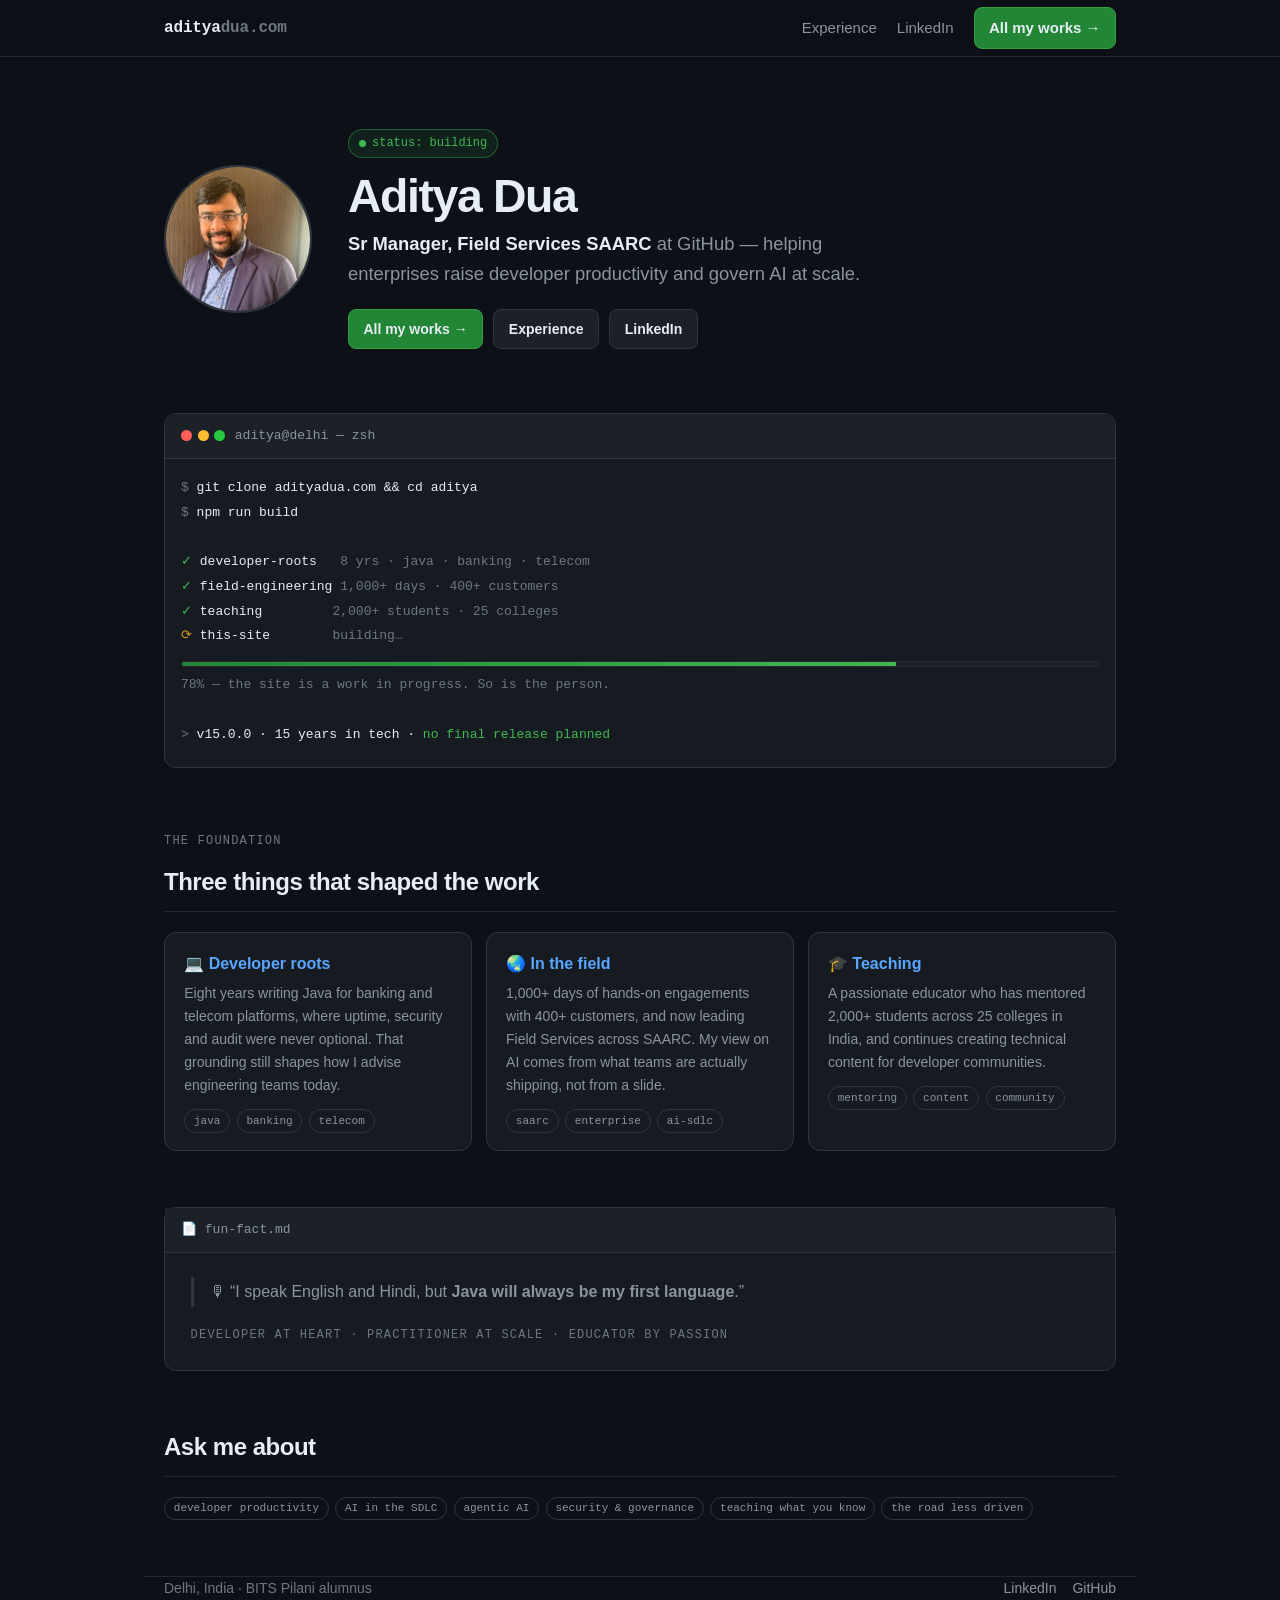
<file: index.html>
<!DOCTYPE html>
<html lang="en">
<head>
<meta charset="utf-8">
<meta name="viewport" content="width=device-width, initial-scale=1">
<title>Aditya Dua — Developer at heart, practitioner at scale</title>
<meta name="description" content="Aditya Dua — Sr Manager, Field Services SAARC at GitHub. 15 years in tech, 8 of them writing Java. Helping enterprises raise developer productivity and govern AI at scale.">
<link rel="canonical" href="https://adityadua.com/">
<meta property="og:title" content="Aditya Dua — Developer at heart, practitioner at scale">
<meta property="og:description" content="Sr Manager, Field Services SAARC at GitHub. Helping enterprises raise developer productivity and govern AI at scale.">
<meta property="og:image" content="https://adityadua.com/assets/aditya.jpg">
<meta property="og:url" content="https://adityadua.com/">
<meta property="og:type" content="profile">
<meta name="twitter:card" content="summary">
<link rel="icon" href="assets/aditya.jpg">
<link rel="stylesheet" href="styles.css">
</head>
<body>

<nav class="nav">
  <div class="wrap nav-inner">
    <a class="brand" href="/">aditya<span>dua.com</span></a>
    <div class="nav-links">
      <a href="/experience.html">Experience</a>
      <a class="hide-sm" href="https://www.linkedin.com/in/adityadua/" rel="me noopener" target="_blank">LinkedIn</a>
      <a class="btn btn-primary" href="/works.html">All my works →</a>
    </div>
  </div>
</nav>

<main class="wrap">

  <header class="hero">
    <img class="avatar" src="assets/aditya.jpg" alt="Aditya Dua" width="148" height="148">
    <div>
      <span class="pill"><i class="dot"></i> status: building</span>
      <h1>Aditya Dua</h1>
      <p class="tagline">
        <strong>Sr Manager, Field Services SAARC</strong> at GitHub — helping enterprises
        raise developer productivity and govern AI at scale.
      </p>
      <div class="hero-cta">
        <a class="btn btn-primary" href="/works.html">All my works →</a>
        <a class="btn" href="/experience.html">Experience</a>
        <a class="btn" href="https://www.linkedin.com/in/adityadua/" rel="me noopener" target="_blank">LinkedIn</a>
      </div>
    </div>
  </header>

  <div class="build">
    <div class="build-head">
      <span class="lights"><i style="background:#ff5f57"></i><i style="background:#febc2e"></i><i style="background:#28c840"></i></span>
      <span>aditya@delhi — zsh</span>
    </div>
    <div class="build-body">
      <div><span class="mu">$</span> git clone adityadua.com &amp;&amp; cd aditya</div>
      <div><span class="mu">$</span> npm run build</div>
      <div>&nbsp;</div>
      <div><span class="ok">✓</span> developer-roots &nbsp;&nbsp;<span class="mu">8 yrs · java · banking · telecom</span></div>
      <div><span class="ok">✓</span> field-engineering <span class="mu">1,000+ days · 400+ customers</span></div>
      <div><span class="ok">✓</span> teaching &nbsp;&nbsp;&nbsp;&nbsp;&nbsp;&nbsp;&nbsp;&nbsp;<span class="mu">2,000+ students · 25 colleges</span></div>
      <div><span class="am">⟳</span> this-site &nbsp;&nbsp;&nbsp;&nbsp;&nbsp;&nbsp;&nbsp;<span class="mu">building…</span></div>
      <div class="bar"><i></i></div>
      <div class="mu">78% — the site is a work in progress. So is the person.</div>
      <div>&nbsp;</div>
      <div><span class="mu">&gt;</span> v15.0.0 · 15 years in tech · <span class="ok">no final release planned</span></div>
    </div>
  </div>

  <section>
    <p class="eyebrow">The foundation</p>
    <h2 class="sec">Three things that shaped the work</h2>
    <div class="grid">

      <div class="card">
        <h3>💻 Developer roots</h3>
        <p>
          Eight years writing Java for banking and telecom platforms, where uptime,
          security and audit were never optional. That grounding still shapes how I
          advise engineering teams today.
        </p>
        <div class="tags">
          <span class="tag">java</span><span class="tag">banking</span><span class="tag">telecom</span>
        </div>
      </div>

      <div class="card">
        <h3>🌏 In the field</h3>
        <p>
          1,000+ days of hands-on engagements with 400+ customers, and now leading
          Field Services across SAARC. My view on AI comes from what teams are
          actually shipping, not from a slide.
        </p>
        <div class="tags">
          <span class="tag">saarc</span><span class="tag">enterprise</span><span class="tag">ai-sdlc</span>
        </div>
      </div>

      <div class="card">
        <h3>🎓 Teaching</h3>
        <p>
          A passionate educator who has mentored 2,000+ students across 25 colleges
          in India, and continues creating technical content for developer
          communities.
        </p>
        <div class="tags">
          <span class="tag">mentoring</span><span class="tag">content</span><span class="tag">community</span>
        </div>
      </div>

    </div>
  </section>

  <section>
    <div class="readme">
      <div class="readme-head">📄 fun-fact.md</div>
      <div class="readme-body">
        <blockquote>
          🎙 “I speak English and Hindi, but <strong>Java will always be my first language</strong>.”
        </blockquote>
        <p class="eyebrow" style="margin:0">
          Developer at heart · Practitioner at scale · Educator by passion
        </p>
      </div>
    </div>
  </section>

  <section>
    <h2 class="sec">Ask me about</h2>
    <div class="tags">
      <span class="tag">developer productivity</span>
      <span class="tag">AI in the SDLC</span>
      <span class="tag">agentic AI</span>
      <span class="tag">security &amp; governance</span>
      <span class="tag">teaching what you know</span>
      <span class="tag">the road less driven</span>
    </div>
  </section>

</main>

<footer class="wrap">
  <span>Delhi, India · BITS Pilani alumnus</span>
  <span class="spacer"></span>
  <a href="https://www.linkedin.com/in/adityadua/" rel="me noopener" target="_blank">LinkedIn</a>
  <a href="https://github.com/aditya-dua" rel="me noopener" target="_blank">GitHub</a>
</footer>

</body>
</html>
</file>
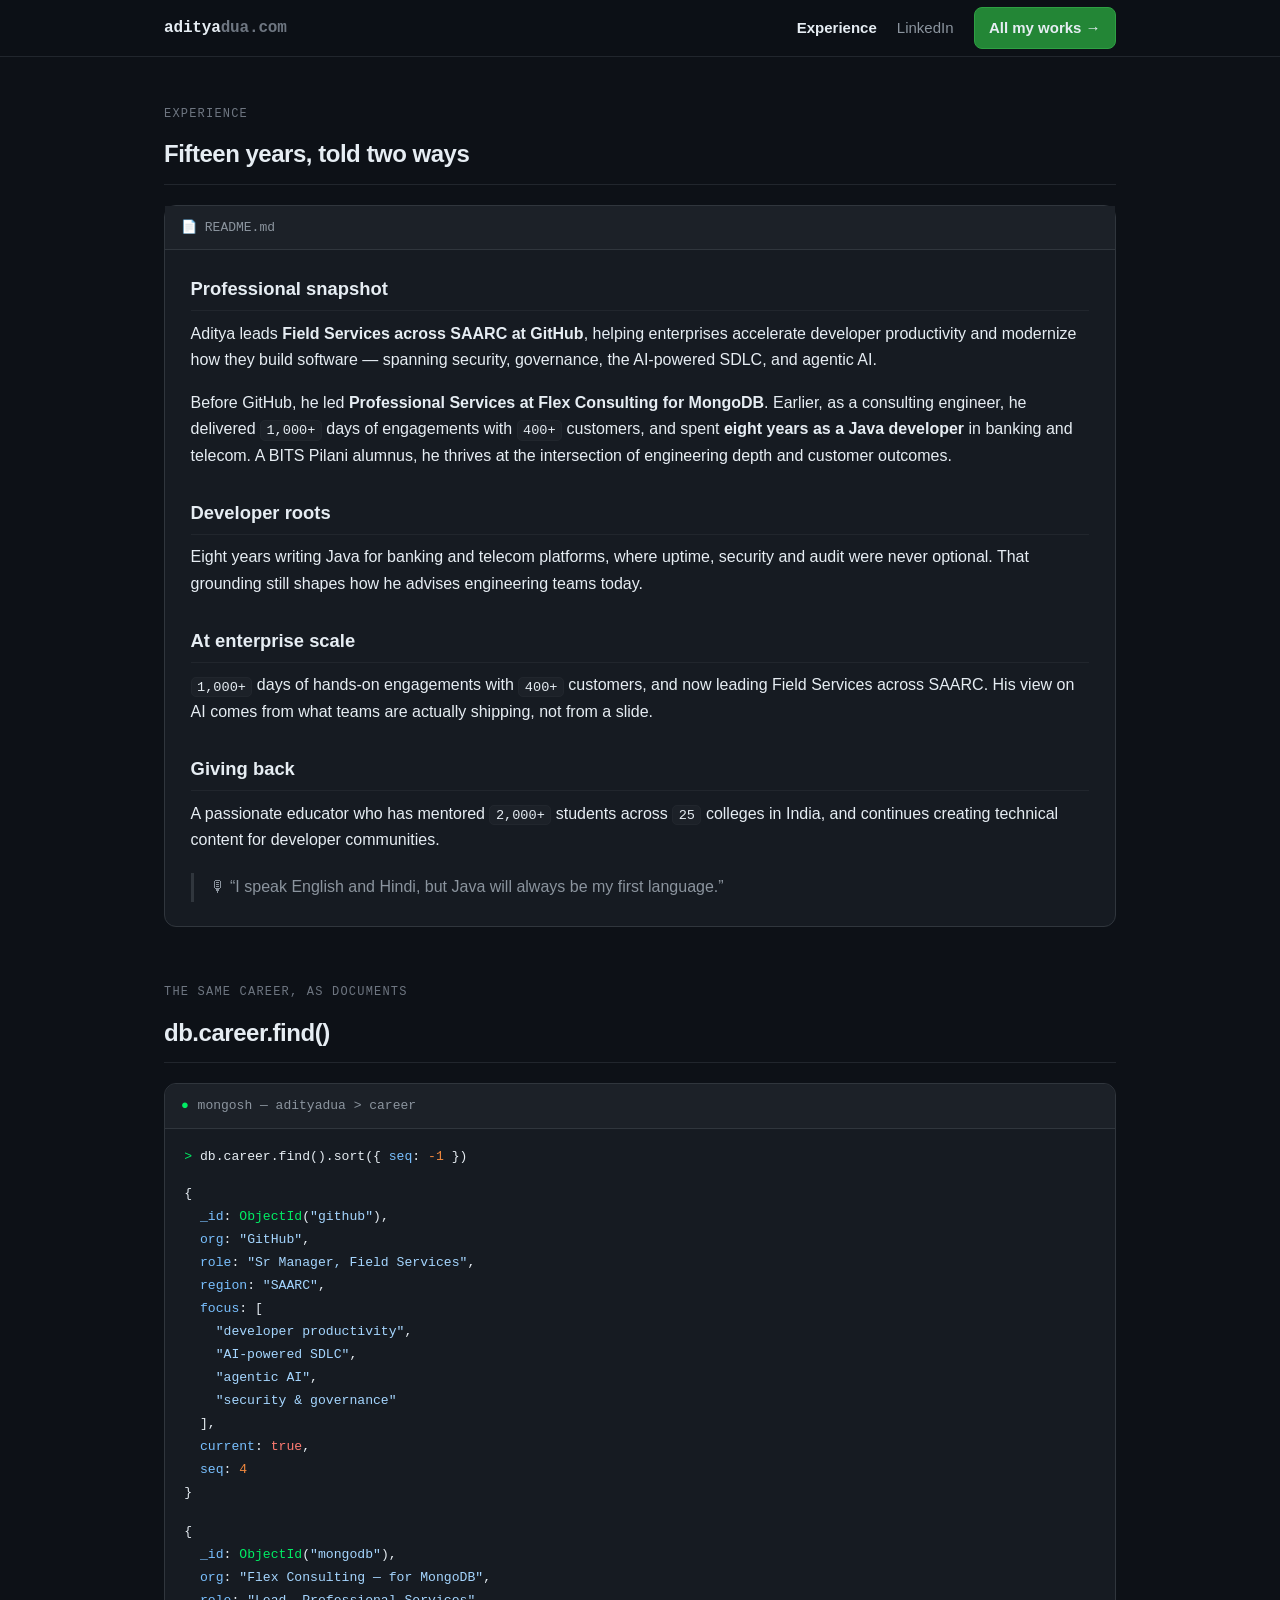
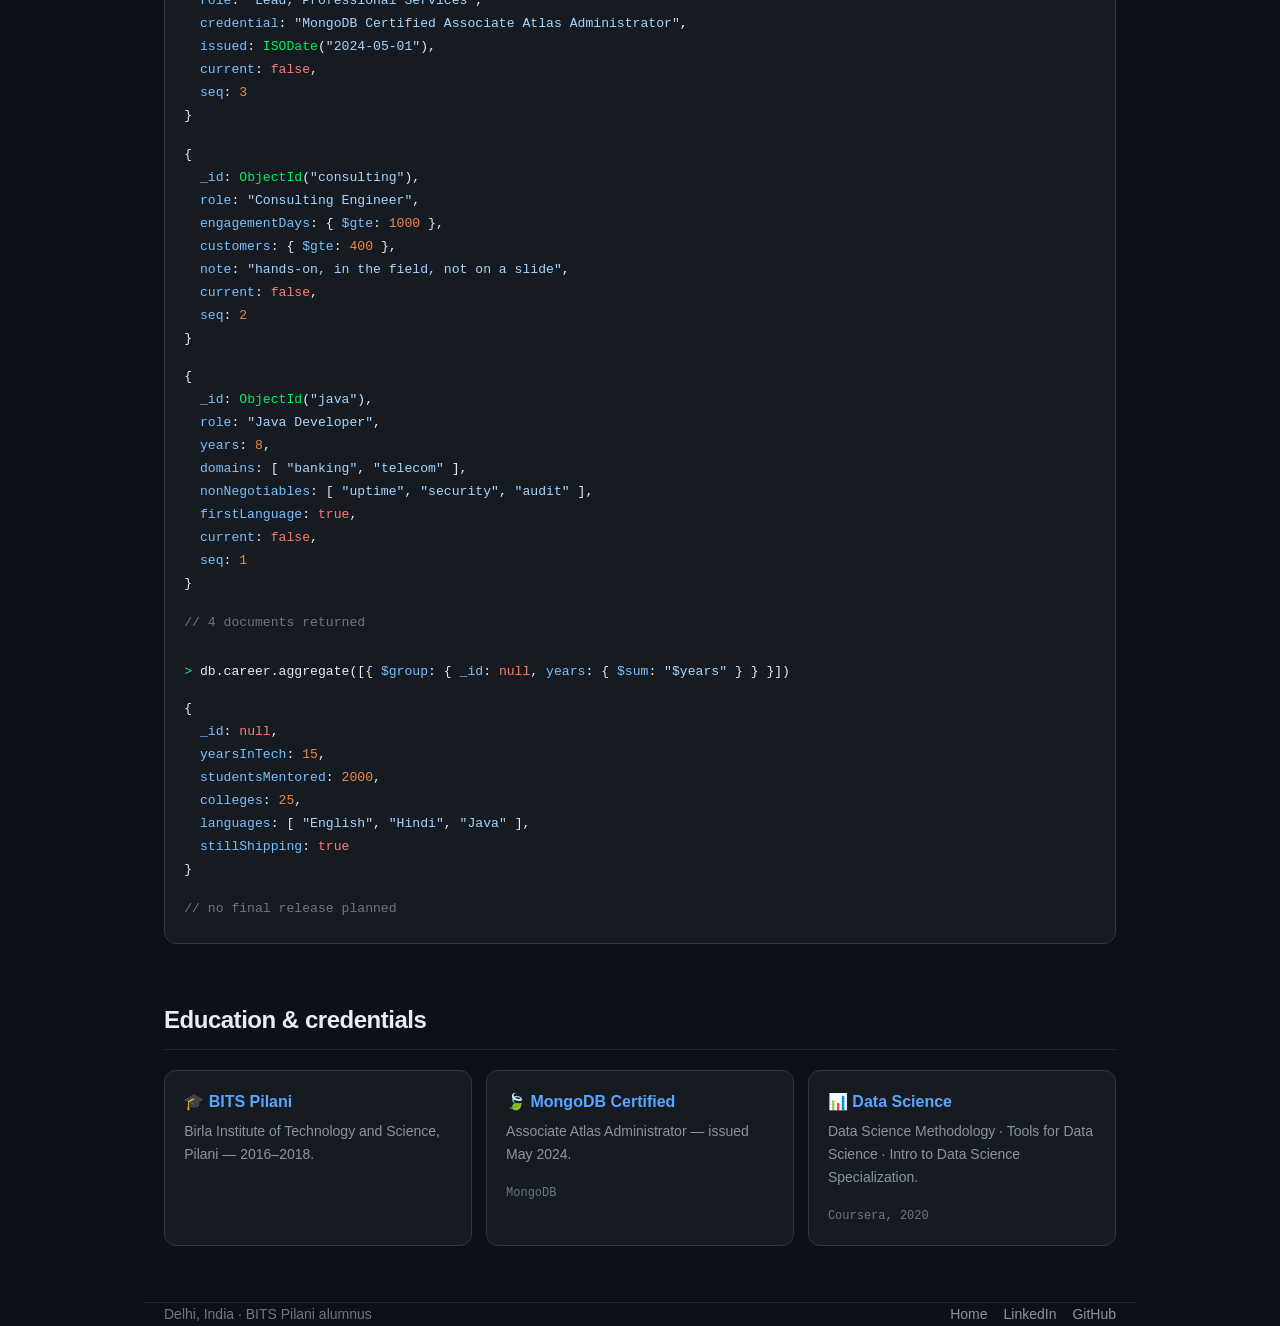
<file: experience.html>
<!DOCTYPE html>
<html lang="en">
<head>
<meta charset="utf-8">
<meta name="viewport" content="width=device-width, initial-scale=1">
<title>Experience — Aditya Dua</title>
<meta name="description" content="15 years in tech: 8 years writing Java for banking and telecom, professional services for MongoDB, now leading Field Services across SAARC at GitHub.">
<link rel="canonical" href="https://adityadua.com/experience.html">
<link rel="icon" href="assets/aditya.jpg">
<link rel="stylesheet" href="styles.css">
</head>
<body>

<nav class="nav">
  <div class="wrap nav-inner">
    <a class="brand" href="/">aditya<span>dua.com</span></a>
    <div class="nav-links">
      <a href="/experience.html" aria-current="page">Experience</a>
      <a class="hide-sm" href="https://www.linkedin.com/in/adityadua/" rel="me noopener" target="_blank">LinkedIn</a>
      <a class="btn btn-primary" href="/works.html">All my works →</a>
    </div>
  </div>
</nav>

<main class="wrap">

  <section style="padding-top:3rem">
    <p class="eyebrow">Experience</p>
    <h2 class="sec">Fifteen years, told two ways</h2>

    <div class="readme">
      <div class="readme-head">📄 README.md</div>
      <div class="readme-body">

        <h3 style="margin-top:0">Professional snapshot</h3>
        <p>
          Aditya leads <strong>Field Services across SAARC at GitHub</strong>, helping enterprises
          accelerate developer productivity and modernize how they build software — spanning
          security, governance, the AI-powered SDLC, and agentic AI.
        </p>
        <p>
          Before GitHub, he led <strong>Professional Services at Flex Consulting for MongoDB</strong>.
          Earlier, as a consulting engineer, he delivered <code>1,000+</code> days of engagements with
          <code>400+</code> customers, and spent <strong>eight years as a Java developer</strong> in
          banking and telecom. A BITS Pilani alumnus, he thrives at the intersection of engineering
          depth and customer outcomes.
        </p>

        <h3>Developer roots</h3>
        <p>
          Eight years writing Java for banking and telecom platforms, where uptime, security and
          audit were never optional. That grounding still shapes how he advises engineering teams
          today.
        </p>

        <h3>At enterprise scale</h3>
        <p>
          <code>1,000+</code> days of hands-on engagements with <code>400+</code> customers, and now
          leading Field Services across SAARC. His view on AI comes from what teams are actually
          shipping, not from a slide.
        </p>

        <h3>Giving back</h3>
        <p>
          A passionate educator who has mentored <code>2,000+</code> students across
          <code>25</code> colleges in India, and continues creating technical content for developer
          communities.
        </p>

        <blockquote>
          🎙 “I speak English and Hindi, but Java will always be my first language.”
        </blockquote>

      </div>
    </div>
  </section>

  <section>
    <p class="eyebrow">The same career, as documents</p>
    <h2 class="sec">db.career.find()</h2>

    <div class="shell">
      <div class="shell-head"><span class="leaf">●</span> mongosh — adityadua &gt; career</div>
      <div class="shell-body">

<span class="query"><span class="prompt">&gt;</span> db.career.find().sort({ <span class="k">seq</span>: <span class="n">-1</span> })</span>

<div class="doc">{
  <span class="k">_id</span>: <span class="o">ObjectId</span>(<span class="s">"github"</span>),
  <span class="k">org</span>: <span class="s">"GitHub"</span>,
  <span class="k">role</span>: <span class="s">"Sr Manager, Field Services"</span>,
  <span class="k">region</span>: <span class="s">"SAARC"</span>,
  <span class="k">focus</span>: [
    <span class="s">"developer productivity"</span>,
    <span class="s">"AI-powered SDLC"</span>,
    <span class="s">"agentic AI"</span>,
    <span class="s">"security &amp; governance"</span>
  ],
  <span class="k">current</span>: <span class="b">true</span>,
  <span class="k">seq</span>: <span class="n">4</span>
}</div>

<div class="doc">{
  <span class="k">_id</span>: <span class="o">ObjectId</span>(<span class="s">"mongodb"</span>),
  <span class="k">org</span>: <span class="s">"Flex Consulting — for MongoDB"</span>,
  <span class="k">role</span>: <span class="s">"Lead, Professional Services"</span>,
  <span class="k">credential</span>: <span class="s">"MongoDB Certified Associate Atlas Administrator"</span>,
  <span class="k">issued</span>: <span class="o">ISODate</span>(<span class="s">"2024-05-01"</span>),
  <span class="k">current</span>: <span class="b">false</span>,
  <span class="k">seq</span>: <span class="n">3</span>
}</div>

<div class="doc">{
  <span class="k">_id</span>: <span class="o">ObjectId</span>(<span class="s">"consulting"</span>),
  <span class="k">role</span>: <span class="s">"Consulting Engineer"</span>,
  <span class="k">engagementDays</span>: { <span class="k">$gte</span>: <span class="n">1000</span> },
  <span class="k">customers</span>: { <span class="k">$gte</span>: <span class="n">400</span> },
  <span class="k">note</span>: <span class="s">"hands-on, in the field, not on a slide"</span>,
  <span class="k">current</span>: <span class="b">false</span>,
  <span class="k">seq</span>: <span class="n">2</span>
}</div>

<div class="doc">{
  <span class="k">_id</span>: <span class="o">ObjectId</span>(<span class="s">"java"</span>),
  <span class="k">role</span>: <span class="s">"Java Developer"</span>,
  <span class="k">years</span>: <span class="n">8</span>,
  <span class="k">domains</span>: [ <span class="s">"banking"</span>, <span class="s">"telecom"</span> ],
  <span class="k">nonNegotiables</span>: [ <span class="s">"uptime"</span>, <span class="s">"security"</span>, <span class="s">"audit"</span> ],
  <span class="k">firstLanguage</span>: <span class="b">true</span>,
  <span class="k">current</span>: <span class="b">false</span>,
  <span class="k">seq</span>: <span class="n">1</span>
}</div>

<span class="meta">// 4 documents returned</span>

<span class="query" style="margin-top:1.6rem"><span class="prompt">&gt;</span> db.career.aggregate([{ <span class="k">$group</span>: { <span class="k">_id</span>: <span class="b">null</span>, <span class="k">years</span>: { <span class="k">$sum</span>: <span class="s">"$years"</span> } } }])</span>

<div class="doc">{
  <span class="k">_id</span>: <span class="b">null</span>,
  <span class="k">yearsInTech</span>: <span class="n">15</span>,
  <span class="k">studentsMentored</span>: <span class="n">2000</span>,
  <span class="k">colleges</span>: <span class="n">25</span>,
  <span class="k">languages</span>: [ <span class="s">"English"</span>, <span class="s">"Hindi"</span>, <span class="s">"Java"</span> ],
  <span class="k">stillShipping</span>: <span class="b">true</span>
}</div>

<span class="meta">// no final release planned</span>

      </div>
    </div>
  </section>

  <section>
    <h2 class="sec">Education &amp; credentials</h2>
    <div class="grid">
      <div class="card">
        <h3>🎓 BITS Pilani</h3>
        <p>Birla Institute of Technology and Science, Pilani — 2016–2018.</p>
      </div>
      <a class="card" href="https://www.linkedin.com/in/adityadua/details/certifications/" rel="noopener" target="_blank">
        <h3>🍃 MongoDB Certified</h3>
        <p>Associate Atlas Administrator — issued May 2024.</p>
        <span class="url">MongoDB</span>
      </a>
      <div class="card">
        <h3>📊 Data Science</h3>
        <p>Data Science Methodology · Tools for Data Science · Intro to Data Science Specialization.</p>
        <span class="url">Coursera, 2020</span>
      </div>
    </div>
  </section>

</main>

<footer class="wrap">
  <span>Delhi, India · BITS Pilani alumnus</span>
  <span class="spacer"></span>
  <a href="/">Home</a>
  <a href="https://www.linkedin.com/in/adityadua/" rel="me noopener" target="_blank">LinkedIn</a>
  <a href="https://github.com/aditya-dua" rel="me noopener" target="_blank">GitHub</a>
</footer>

</body>
</html>
</file>
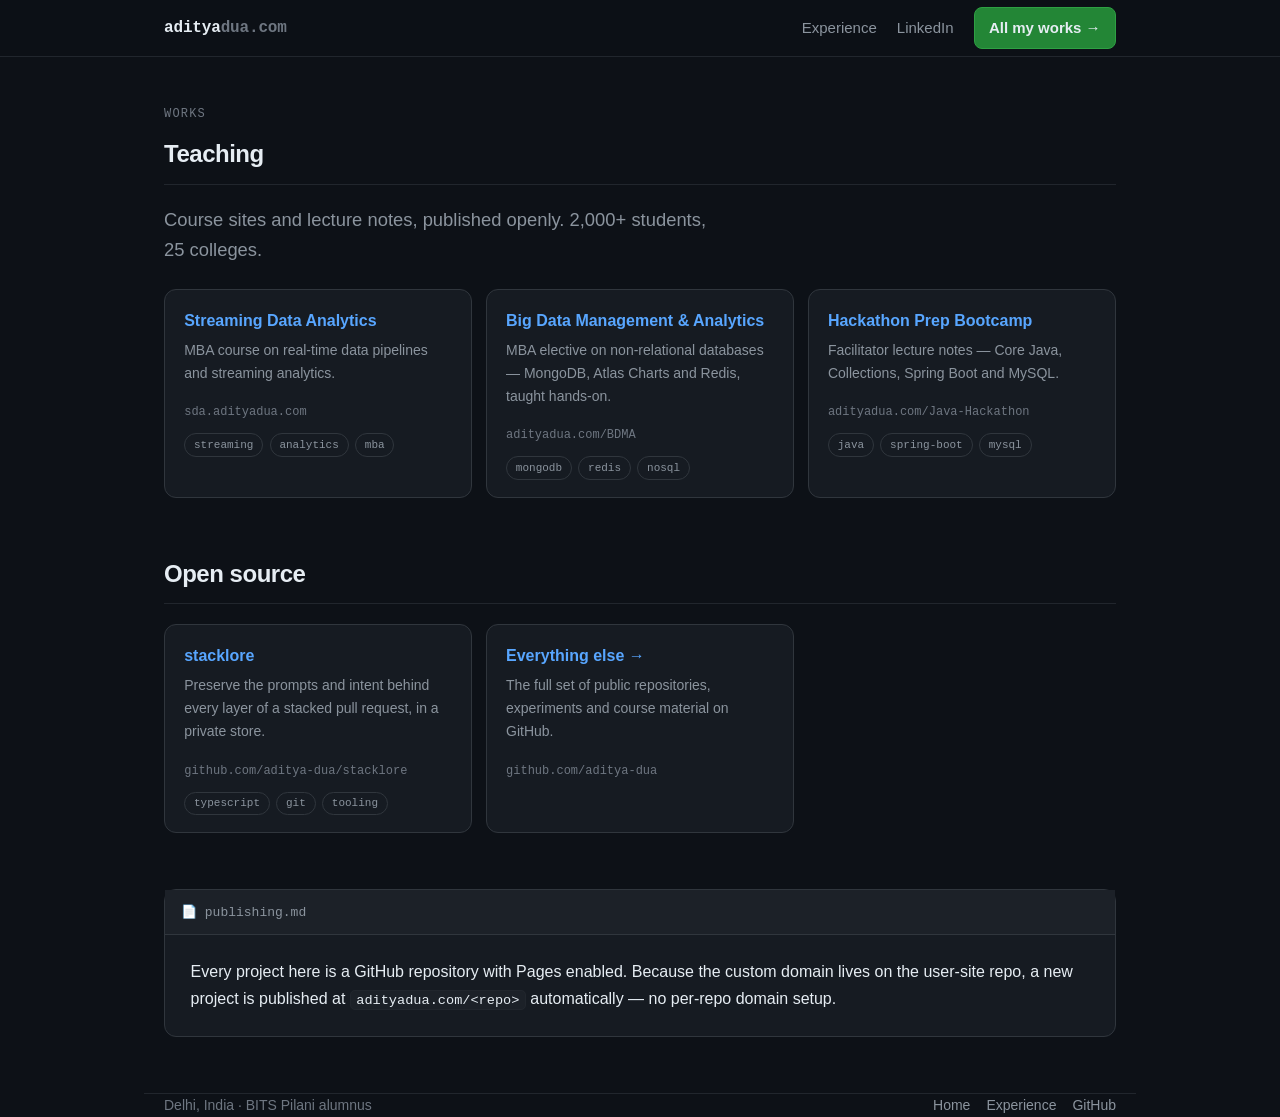
<file: works.html>
<!DOCTYPE html>
<html lang="en">
<head>
<meta charset="utf-8">
<meta name="viewport" content="width=device-width, initial-scale=1">
<title>Works — Aditya Dua</title>
<meta name="description" content="Courses, bootcamps and projects by Aditya Dua — streaming data analytics, big data management, Java hackathon prep, and open source.">
<link rel="canonical" href="https://adityadua.com/works.html">
<link rel="icon" href="assets/aditya.jpg">
<link rel="stylesheet" href="styles.css">
</head>
<body>

<nav class="nav">
  <div class="wrap nav-inner">
    <a class="brand" href="/">aditya<span>dua.com</span></a>
    <div class="nav-links">
      <a href="/experience.html">Experience</a>
      <a class="hide-sm" href="https://www.linkedin.com/in/adityadua/" rel="me noopener" target="_blank">LinkedIn</a>
      <a class="btn btn-primary" href="/works.html" aria-current="page">All my works →</a>
    </div>
  </div>
</nav>

<main class="wrap">

  <section style="padding-top:3rem">
    <p class="eyebrow">Works</p>
    <h2 class="sec">Teaching</h2>
    <p class="tagline" style="margin-bottom:1.5rem">
      Course sites and lecture notes, published openly. 2,000+ students, 25 colleges.
    </p>

    <div class="grid">

      <a class="card" href="https://sda.adityadua.com/" rel="noopener">
        <h3>Streaming Data Analytics</h3>
        <p>MBA course on real-time data pipelines and streaming analytics.</p>
        <span class="url">sda.adityadua.com</span>
        <div class="tags">
          <span class="tag">streaming</span><span class="tag">analytics</span><span class="tag">mba</span>
        </div>
      </a>

      <a class="card" href="/BDMA/">
        <h3>Big Data Management &amp; Analytics</h3>
        <p>MBA elective on non-relational databases — MongoDB, Atlas Charts and Redis, taught hands-on.</p>
        <span class="url">adityadua.com/BDMA</span>
        <div class="tags">
          <span class="tag">mongodb</span><span class="tag">redis</span><span class="tag">nosql</span>
        </div>
      </a>

      <a class="card" href="/Java-Hackathon/">
        <h3>Hackathon Prep Bootcamp</h3>
        <p>Facilitator lecture notes — Core Java, Collections, Spring Boot and MySQL.</p>
        <span class="url">adityadua.com/Java-Hackathon</span>
        <div class="tags">
          <span class="tag">java</span><span class="tag">spring-boot</span><span class="tag">mysql</span>
        </div>
      </a>

    </div>
  </section>

  <section>
    <h2 class="sec">Open source</h2>
    <div class="grid">

      <a class="card" href="https://github.com/aditya-dua/stacklore" rel="noopener" target="_blank">
        <h3>stacklore</h3>
        <p>Preserve the prompts and intent behind every layer of a stacked pull request, in a private store.</p>
        <span class="url">github.com/aditya-dua/stacklore</span>
        <div class="tags">
          <span class="tag">typescript</span><span class="tag">git</span><span class="tag">tooling</span>
        </div>
      </a>

      <a class="card" href="https://github.com/aditya-dua" rel="noopener" target="_blank">
        <h3>Everything else →</h3>
        <p>The full set of public repositories, experiments and course material on GitHub.</p>
        <span class="url">github.com/aditya-dua</span>
      </a>

    </div>
  </section>

  <section>
    <div class="readme">
      <div class="readme-head">📄 publishing.md</div>
      <div class="readme-body">
        <p style="margin:0">
          Every project here is a GitHub repository with Pages enabled. Because the custom domain
          lives on the user-site repo, a new project is published at
          <code>adityadua.com/&lt;repo&gt;</code> automatically — no per-repo domain setup.
        </p>
      </div>
    </div>
  </section>

</main>

<footer class="wrap">
  <span>Delhi, India · BITS Pilani alumnus</span>
  <span class="spacer"></span>
  <a href="/">Home</a>
  <a href="/experience.html">Experience</a>
  <a href="https://github.com/aditya-dua" rel="me noopener" target="_blank">GitHub</a>
</footer>

</body>
</html>
</file>
<file: styles.css>
:root {
  --bg: #0d1117;
  --surface: #161b22;
  --surface-2: #1c2128;
  --border: #30363d;
  --border-soft: #21262d;
  --text: #e6edf3;
  --muted: #8b949e;
  --dim: #6e7681;
  --accent: #58a6ff;
  --green: #3fb950;
  --mongo: #00ed64;
  --amber: #d29922;
  --radius: 12px;
  --mono: ui-monospace, SFMono-Regular, "SF Mono", Menlo, Consolas, monospace;
  --sans: -apple-system, BlinkMacSystemFont, "Segoe UI", Helvetica, Arial, sans-serif;
}

* { box-sizing: border-box; }

html { scroll-behavior: smooth; }

body {
  margin: 0;
  background: var(--bg);
  color: var(--text);
  font: 16px/1.65 var(--sans);
  -webkit-font-smoothing: antialiased;
}

a { color: var(--accent); }

.wrap {
  width: 100%;
  max-width: 62rem;
  margin: 0 auto;
  padding: 0 1.25rem;
}

/* ---------- nav ---------- */
.nav {
  position: sticky;
  top: 0;
  z-index: 50;
  background: rgba(13, 17, 23, .85);
  backdrop-filter: blur(10px);
  border-bottom: 1px solid var(--border-soft);
}
.nav-inner {
  display: flex;
  align-items: center;
  gap: 1.25rem;
  height: 56px;
}
.brand {
  font-family: var(--mono);
  font-weight: 600;
  color: var(--text);
  text-decoration: none;
  letter-spacing: -.01em;
}
.brand span { color: var(--dim); }
.nav-links {
  display: flex;
  gap: 1.25rem;
  margin-left: auto;
  align-items: center;
}
.nav-links a {
  color: var(--muted);
  text-decoration: none;
  font-size: .9375rem;
}
.nav-links a:hover { color: var(--text); }
.nav-links a[aria-current="page"] { color: var(--text); font-weight: 600; }

.btn {
  display: inline-flex;
  align-items: center;
  gap: .5rem;
  padding: .45rem .9rem;
  border: 1px solid var(--border);
  border-radius: 8px;
  background: var(--surface-2);
  color: var(--text) !important;
  text-decoration: none;
  font-size: .875rem;
  font-weight: 600;
  white-space: nowrap;
  transition: border-color .15s, background .15s, transform .15s;
}
.btn:hover {
  border-color: var(--accent);
  background: #22272e;
  transform: translateY(-1px);
}
.btn-primary {
  background: #238636;
  border-color: #2ea043;
}
.btn-primary:hover { background: #2ea043; border-color: #3fb950; }

/* ---------- hero ---------- */
.hero {
  padding: 4.5rem 0 3rem;
  display: grid;
  grid-template-columns: auto 1fr;
  gap: 2.25rem;
  align-items: center;
}
.avatar {
  width: 148px;
  height: 148px;
  border-radius: 50%;
  border: 2px solid var(--border);
  object-fit: cover;
  background: var(--surface);
}
.hero h1 {
  font-size: clamp(2rem, 5vw, 2.9rem);
  line-height: 1.1;
  letter-spacing: -.03em;
  margin: 0 0 .4rem;
}
.tagline {
  font-size: 1.15rem;
  color: var(--muted);
  margin: 0 0 1.25rem;
  max-width: 34rem;
}
.tagline strong { color: var(--text); font-weight: 600; }
.hero-cta { display: flex; gap: .65rem; flex-wrap: wrap; }

.pill {
  display: inline-flex;
  align-items: center;
  gap: .4rem;
  font-family: var(--mono);
  font-size: .75rem;
  color: var(--green);
  border: 1px solid rgba(63, 185, 80, .4);
  background: rgba(63, 185, 80, .1);
  padding: .2rem .6rem;
  border-radius: 999px;
  margin-bottom: .85rem;
}
.dot {
  width: 7px; height: 7px;
  border-radius: 50%;
  background: var(--green);
  animation: pulse 2s ease-in-out infinite;
}
@keyframes pulse { 0%,100% { opacity: 1; } 50% { opacity: .3; } }

/* ---------- build panel ---------- */
.build {
  border: 1px solid var(--border);
  border-radius: var(--radius);
  background: var(--surface);
  overflow: hidden;
  margin: 1rem 0 4rem;
}
.build-head {
  display: flex;
  align-items: center;
  gap: .6rem;
  padding: .7rem 1rem;
  border-bottom: 1px solid var(--border);
  background: var(--surface-2);
  font-family: var(--mono);
  font-size: .8125rem;
  color: var(--muted);
}
.lights { display: flex; gap: .35rem; }
.lights i { width: 11px; height: 11px; border-radius: 50%; display: block; }
.build-body {
  padding: 1.1rem 1rem 1.25rem;
  font-family: var(--mono);
  font-size: .8125rem;
  line-height: 1.9;
}
.build-body .ok { color: var(--green); }
.build-body .am { color: var(--amber); }
.build-body .mu { color: var(--dim); }
.bar {
  height: 6px;
  border-radius: 999px;
  background: var(--surface-2);
  overflow: hidden;
  margin: .75rem 0 .4rem;
  border: 1px solid var(--border-soft);
}
.bar i {
  display: block;
  height: 100%;
  width: 0;
  background: linear-gradient(90deg, #238636, var(--green));
  animation: fill 2.2s cubic-bezier(.22,1,.36,1) forwards;
}
@keyframes fill { to { width: 78%; } }

/* ---------- sections ---------- */
section { padding: 0 0 3.5rem; }
.eyebrow {
  font-family: var(--mono);
  font-size: .75rem;
  text-transform: uppercase;
  letter-spacing: .1em;
  color: var(--dim);
  margin: 0 0 .6rem;
}
h2.sec {
  font-size: 1.5rem;
  letter-spacing: -.02em;
  margin: 0 0 1.25rem;
  padding-bottom: .6rem;
  border-bottom: 1px solid var(--border-soft);
}

/* ---------- github-style prose ---------- */
.readme {
  border: 1px solid var(--border);
  border-radius: var(--radius);
  background: var(--surface);
}
.readme-head {
  display: flex;
  align-items: center;
  gap: .5rem;
  padding: .7rem 1rem;
  border-bottom: 1px solid var(--border);
  background: var(--surface-2);
  font-family: var(--mono);
  font-size: .8125rem;
  color: var(--muted);
}
.readme-body { padding: 1.5rem 1.6rem; }
.readme-body > :first-child { margin-top: 0; }
.readme-body > :last-child { margin-bottom: 0; }
.readme-body h3 {
  font-size: 1.15rem;
  margin: 1.8rem 0 .6rem;
  padding-bottom: .35rem;
  border-bottom: 1px solid var(--border-soft);
}
.readme-body p { margin: 0 0 1rem; }
.readme-body code {
  font-family: var(--mono);
  font-size: .85em;
  background: var(--surface-2);
  border: 1px solid var(--border-soft);
  padding: .12em .4em;
  border-radius: 5px;
}
.readme-body blockquote {
  margin: 1.2rem 0;
  padding: .1rem 0 .1rem 1rem;
  border-left: 3px solid var(--border);
  color: var(--muted);
}
.readme-body ul { margin: 0 0 1rem; padding-left: 1.25rem; }
.readme-body li { margin: .3rem 0; }

/* ---------- mongo docs ---------- */
.shell {
  border: 1px solid var(--border);
  border-radius: var(--radius);
  background: var(--surface);
  overflow: hidden;
}
.shell-head {
  display: flex;
  align-items: center;
  gap: .55rem;
  padding: .7rem 1rem;
  border-bottom: 1px solid var(--border);
  background: var(--surface-2);
  font-family: var(--mono);
  font-size: .8125rem;
  color: var(--muted);
}
.leaf { color: var(--mongo); font-weight: 700; }
.shell-body {
  padding: 1.1rem 1.2rem 1.4rem;
  font-family: var(--mono);
  font-size: .82rem;
  line-height: 1.75;
  overflow-x: auto;
}
.prompt { color: var(--mongo); }
.query { color: var(--text); display: block; margin-bottom: .9rem; word-break: break-word; }
.doc { margin: 0 0 1rem; white-space: pre; }
.doc:last-child { margin-bottom: 0; }
.k { color: #79c0ff; }
.s { color: #a5d6ff; }
.n { color: #f0883e; }
.b { color: #ff7b72; }
.o { color: var(--mongo); }
.c { color: var(--dim); font-style: italic; }
.meta { color: var(--dim); margin-top: .9rem; display: block; }

/* ---------- work cards ---------- */
.grid { display: grid; gap: .85rem; grid-template-columns: repeat(auto-fill, minmax(17rem, 1fr)); }
.card {
  display: block;
  padding: 1.1rem 1.2rem;
  border: 1px solid var(--border);
  border-radius: var(--radius);
  background: var(--surface);
  text-decoration: none;
  color: inherit;
  transition: border-color .15s, transform .15s, background .15s;
}
.card:hover { border-color: var(--accent); transform: translateY(-2px); background: var(--surface-2); }
.card h3 { margin: 0 0 .3rem; font-size: 1rem; color: var(--accent); }
.card p { margin: 0 0 .75rem; color: var(--muted); font-size: .875rem; }
.card .url { font-family: var(--mono); font-size: .75rem; color: var(--dim); }
.tags { display: flex; gap: .4rem; flex-wrap: wrap; margin-top: .6rem; }
.tag {
  font-family: var(--mono);
  font-size: .6875rem;
  color: var(--muted);
  border: 1px solid var(--border);
  border-radius: 999px;
  padding: .1rem .55rem;
}

/* ---------- footer ---------- */
footer {
  border-top: 1px solid var(--border-soft);
  padding: 2rem 0 3rem;
  color: var(--dim);
  font-size: .875rem;
  display: flex;
  gap: 1rem;
  flex-wrap: wrap;
  align-items: center;
}
footer a { color: var(--muted); text-decoration: none; }
footer a:hover { color: var(--accent); }
footer .spacer { margin-left: auto; }

@media (max-width: 640px) {
  .hero { grid-template-columns: 1fr; gap: 1.5rem; padding: 2.5rem 0 2rem; text-align: left; }
  .avatar { width: 104px; height: 104px; }
  .nav-links { gap: .9rem; }
  .nav-links .hide-sm { display: none; }
}

@media (prefers-reduced-motion: reduce) {
  * { animation: none !important; transition: none !important; }
  .bar i { width: 78%; }
}
</file>
